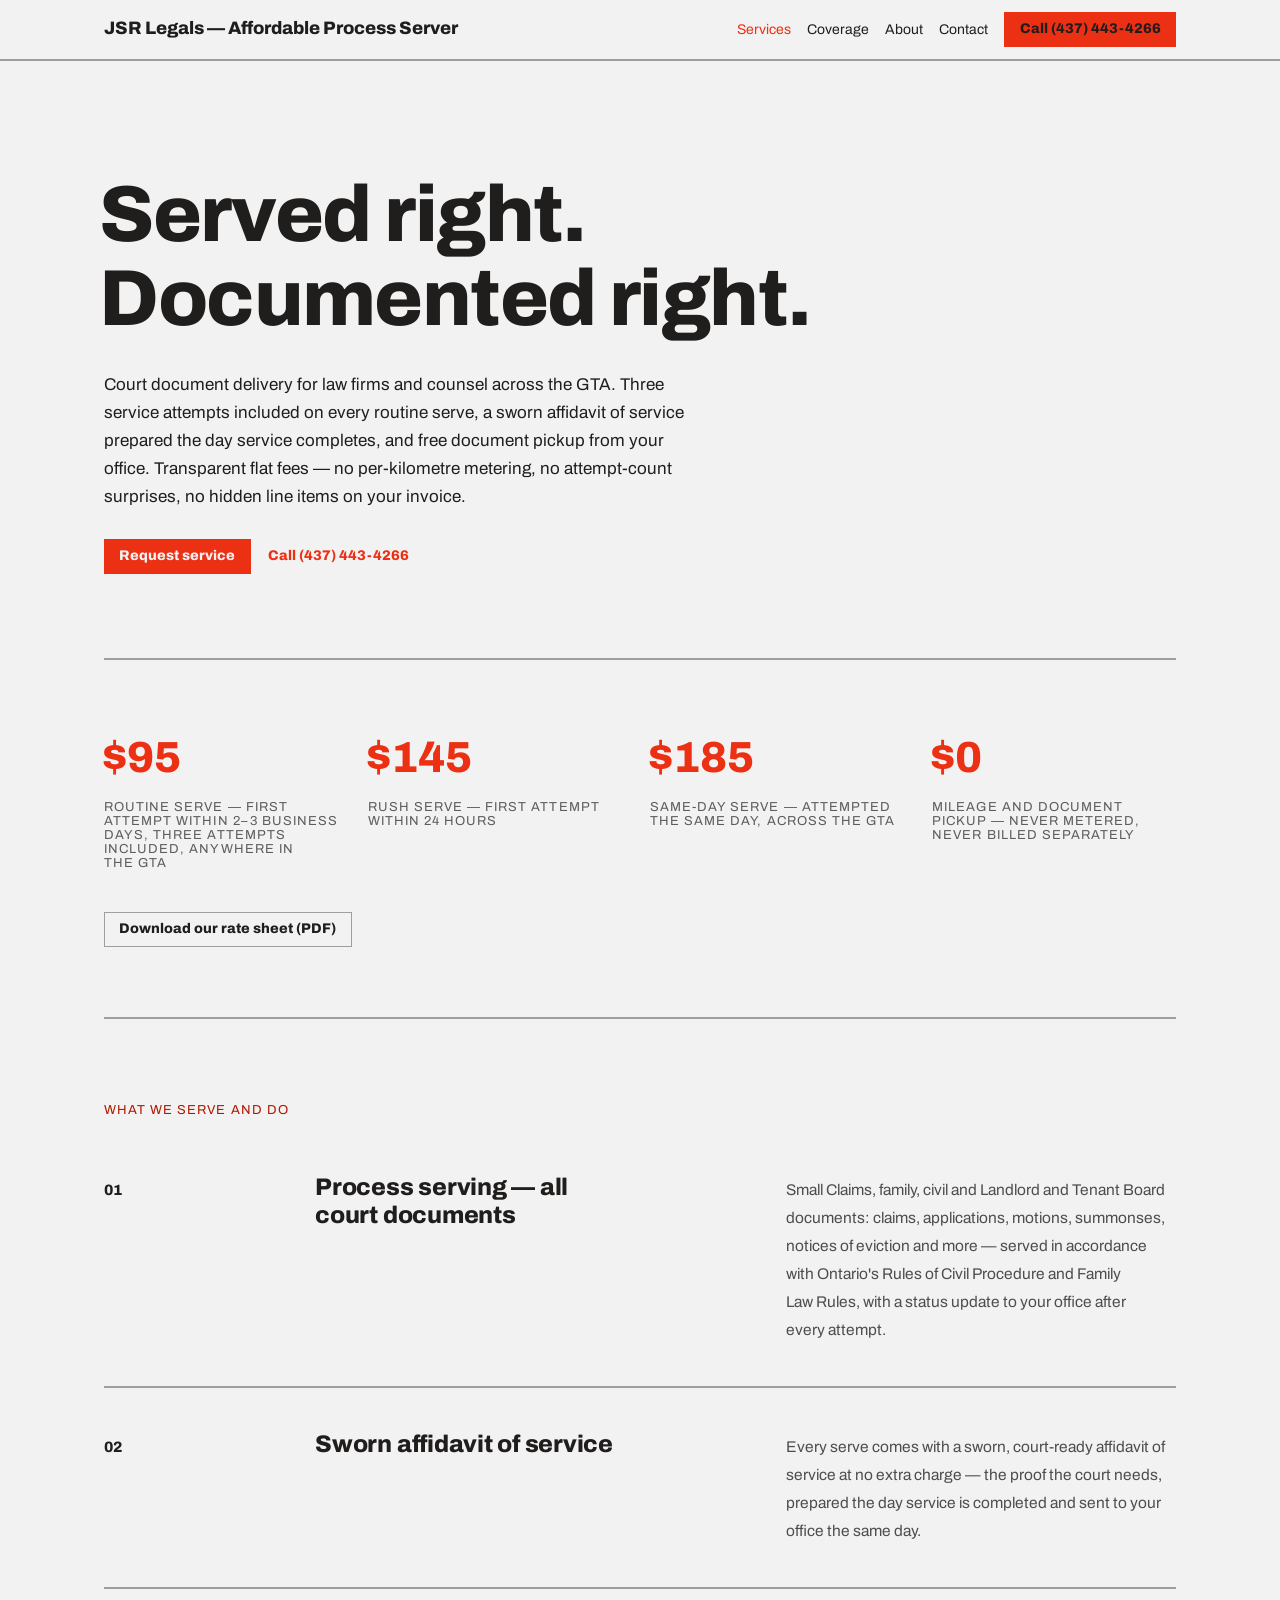
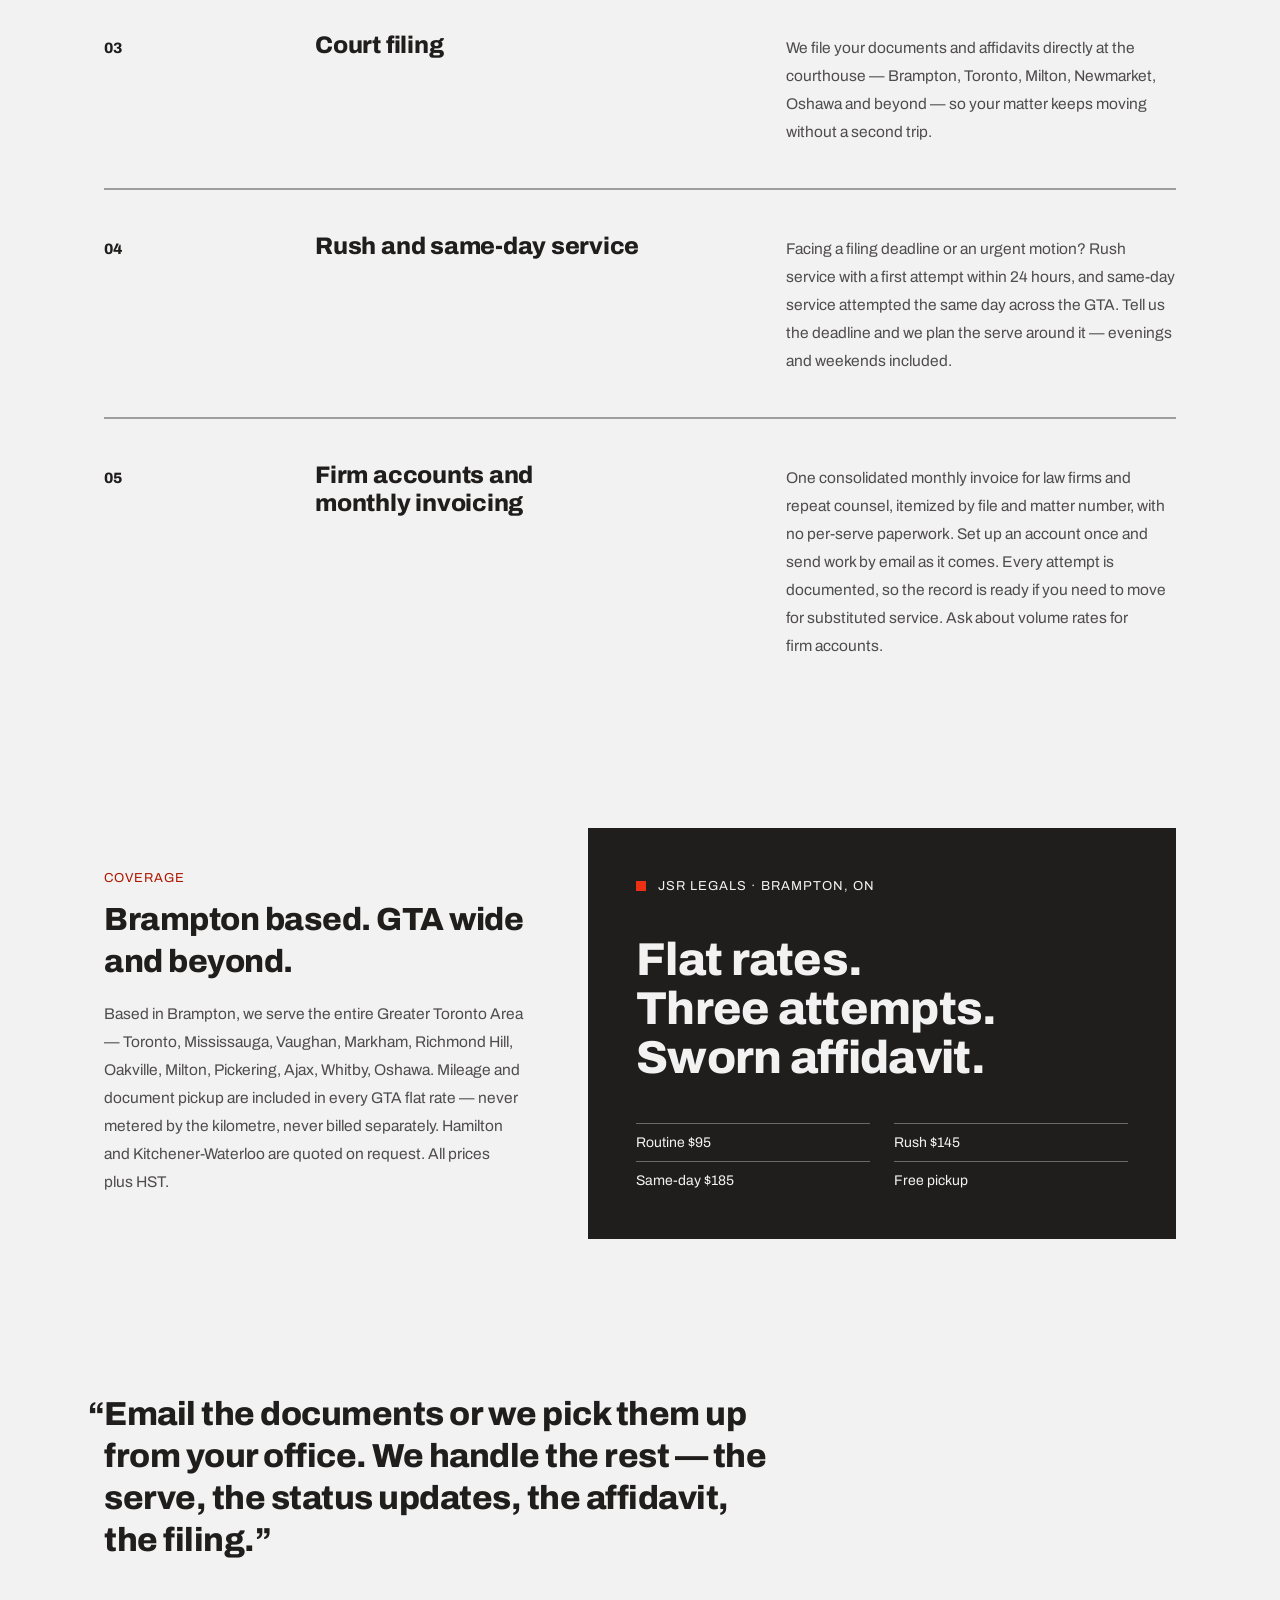
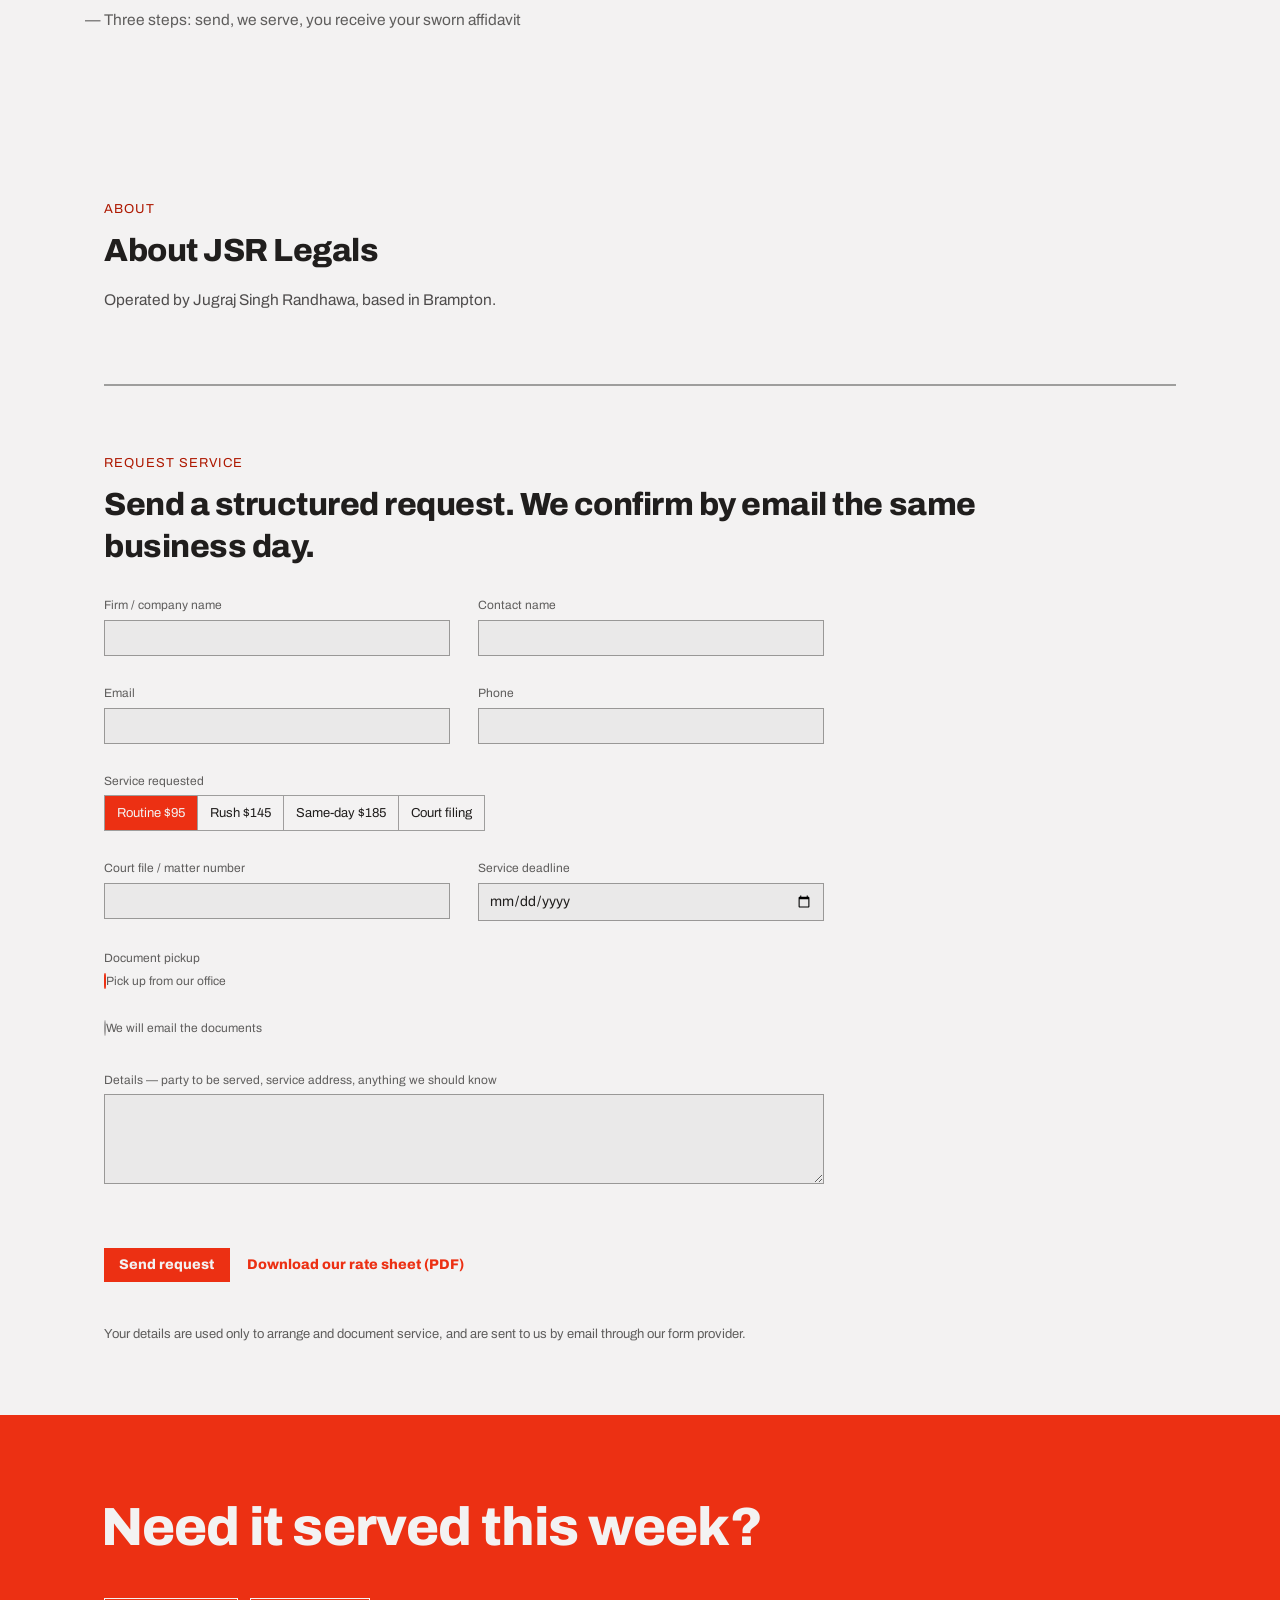
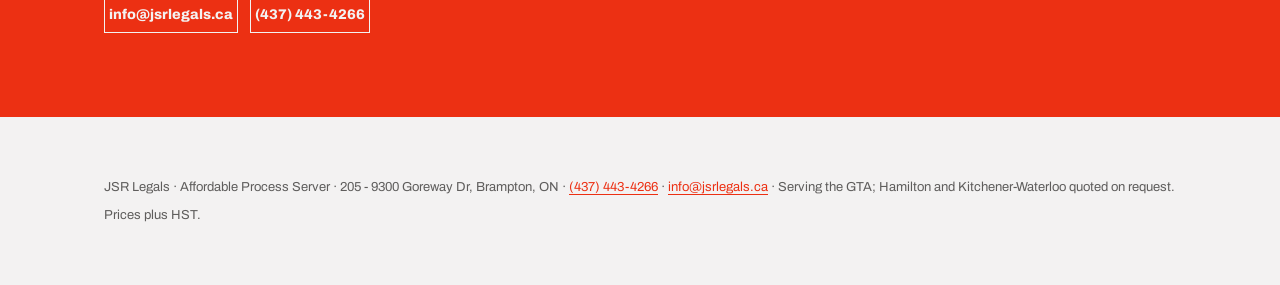
<file: index.html>
<!doctype html>
<html lang="en">
<head>
<meta charset="utf-8" />
<meta name="viewport" content="width=device-width, initial-scale=1" />
<title>JSR Legals — GTA process serving for law firms and counsel</title>
<meta name="description" content="Brampton-based process serving for law firms and counsel across the GTA. Flat rates: routine $95, rush $145, same-day $185 plus HST. Three attempts included, sworn affidavit of service, free document pickup, court filing and firm accounts with monthly invoicing." />
<link rel="canonical" href="https://gurbind47.github.io/affordable-process-server/" />
<meta name="robots" content="index, follow" />
<meta name="theme-color" content="#ec3013" />
<link rel="icon" type="image/png" sizes="32x32" href="assets/favicon-32.png" />
<link rel="apple-touch-icon" sizes="180x180" href="assets/apple-touch-icon.png" />
<meta property="og:type" content="website" />
<meta property="og:site_name" content="JSR Legals — Affordable Process Server" />
<meta property="og:title" content="JSR Legals — Affordable process serving in Brampton and the GTA" />
<meta property="og:description" content="Flat rates for law firms: routine $95, rush $145, same-day $185 plus HST. Three attempts, sworn affidavit of service and free document pickup included." />
<meta property="og:url" content="https://gurbind47.github.io/affordable-process-server/" />
<meta property="og:image" content="https://gurbind47.github.io/affordable-process-server/assets/og-image.png" />
<meta property="og:image:width" content="1200" />
<meta property="og:image:height" content="630" />
<meta property="og:locale" content="en_CA" />
<meta name="twitter:card" content="summary_large_image" />
<meta name="twitter:title" content="JSR Legals — Affordable process serving in Brampton and the GTA" />
<meta name="twitter:description" content="Flat rates for law firms: routine $95, rush $145, same-day $185 plus HST. Sworn affidavit of service and free document pickup included." />
<meta name="twitter:image" content="https://gurbind47.github.io/affordable-process-server/assets/og-image.png" />
<script type="application/ld+json">
{
  "@context": "https://schema.org",
  "@type": "LocalBusiness",
  "@id": "https://gurbind47.github.io/affordable-process-server/#business",
  "name": "JSR Legals — Affordable Process Server",
  "description": "Process serving and court filing for law firms and counsel in Brampton and across the GTA.",
  "url": "https://gurbind47.github.io/affordable-process-server/",
  "telephone": "+1-437-443-4266",
  "email": "info@jsrlegals.ca",
  "image": "https://gurbind47.github.io/affordable-process-server/assets/og-image.png",
  "logo": "https://gurbind47.github.io/affordable-process-server/assets/apple-touch-icon.png",
  "priceRange": "$95–$185 plus HST",
  "founder": { "@type": "Person", "name": "Jugraj Singh Randhawa" },
  "address": {
    "@type": "PostalAddress",
    "streetAddress": "205 - 9300 Goreway Dr",
    "addressLocality": "Brampton",
    "addressRegion": "ON",
    "addressCountry": "CA"
  },
  "areaServed": ["Brampton", "Mississauga", "Toronto", "Vaughan", "Caledon", "Greater Toronto Area"],
  "makesOffer": [
    { "@type": "Offer", "name": "Routine serve", "price": "95", "priceCurrency": "CAD" },
    { "@type": "Offer", "name": "Rush serve", "price": "145", "priceCurrency": "CAD" },
    { "@type": "Offer", "name": "Same-day serve", "price": "185", "priceCurrency": "CAD" }
  ]
}
</script>
<script src="./ds-base.js"></script>
<style>
/* JSR Legals landing page — layout and sizing; colours and fonts come from the _ds styles.css tokens. */
:root {
  --leading: 28px;
  --half: 14px;
  --edge: clamp(20px, 5vw, 72px);
  --measure: 58ch;
}
html { scroll-behavior: smooth; }
@media (prefers-reduced-motion: reduce) { html { scroll-behavior: auto; } }
body { margin: 0; text-wrap: pretty; }
.wrap { max-width: 1200px; margin: 0 auto; padding: 0 var(--edge); }

.nav { padding-inline: max(var(--edge), calc((100% - 1200px) / 2 + var(--edge))); }
.nav a { white-space: nowrap; }
.nav a[aria-current='location'] { color: var(--color-accent); }
@media (max-width: 480px) { .nav a { display: none; } }

.rule2 { height: 2px; border: 0; margin: 0; background: var(--color-divider); }

.kicker {
  display: block; font-size: 13px; line-height: var(--half);
  letter-spacing: 0.08em; text-transform: uppercase;
  color: var(--color-accent-700);
  font-feature-settings: "tnum" 1;
  margin: 0 0 calc(var(--leading) - var(--half));
}

.hero { padding: calc(4 * var(--leading)) 0 calc(3 * var(--leading)); }
.display {
  font-family: var(--font-heading); font-weight: var(--font-heading-weight);
  font-size: clamp(42px, 6.2vw, 84px);
  line-height: clamp(44.5px, 6.57vw, 89px);
  letter-spacing: -0.02em; margin: 0;
  margin-left: -0.058em;
  text-box: trim-both cap alphabetic;
}
.display .line { display: block; }
.hero .sub { font-size: 17px; line-height: var(--leading); max-width: var(--measure);
  margin: calc(1.5 * var(--leading) - 1cap) 0 0;
  text-box: trim-both cap alphabetic; }
.hero .row { display: flex; gap: var(--space-3); flex-wrap: wrap; margin-top: var(--leading); }

.stats { padding: calc(2.5 * var(--leading)) 0; }
.stats .grid { display: grid; grid-template-columns: repeat(4, auto); justify-content: space-between; gap: calc(1.5 * var(--leading)) var(--leading); }
.stat-num { font-family: var(--font-heading); font-weight: var(--font-heading-weight);
  font-size: clamp(34px, 3.4vw, 48px); line-height: calc(2 * var(--leading));
  color: var(--color-accent);
  margin: 0; margin-left: -0.045em;
  text-box: trim-both cap alphabetic; }
.stat-label { font-size: 13px; line-height: var(--half); letter-spacing: 0.08em; text-transform: uppercase;
  color: color-mix(in srgb, var(--color-text) 70%, transparent);
  margin: var(--half) 0 0; }

.features { padding: calc(3 * var(--leading)) 0 calc(2.5 * var(--leading)); }
.feature { display: grid; grid-template-columns: minmax(64px, 160px) minmax(0, 420px) minmax(0, 1fr);
  gap: var(--leading) clamp(24px, 4vw, 72px); align-items: baseline;
  padding: calc(1.5 * var(--leading)) 0; }
.feature + .feature { border-top: 2px solid var(--color-divider); }
.f-num { position: relative; font-family: var(--font-heading); font-weight: var(--font-heading-weight);
  font-size: 15px; line-height: var(--leading); color: var(--color-text);
  font-feature-settings: "tnum" 1; margin: 0; text-box: trim-both cap alphabetic; }
.f-num::before { content: ""; position: absolute; left: -24px; top: calc(0.5cap - 5px);
  width: 10px; height: 10px; background: var(--color-accent); }
@media (max-width: 1280px) { .f-num::before { display: none; } }
.f-title { font-family: var(--font-heading); font-weight: var(--font-heading-weight);
  font-size: 24px; line-height: var(--leading); letter-spacing: -0.01em;
  margin: 0; text-box: trim-both cap alphabetic; }
.f-copy { font-size: 15.5px; line-height: var(--leading); margin: 0;
  color: color-mix(in srgb, var(--color-text) 78%, transparent);
  max-width: 52ch; text-box: trim-both cap alphabetic; }

.split { display: grid; grid-template-columns: minmax(0, 5fr) minmax(0, 7fr);
  gap: var(--leading) clamp(24px, 5vw, 96px); align-items: center;
  padding: calc(2 * var(--leading)) 0 calc(3 * var(--leading)); }
.split-title { font-family: var(--font-heading); font-weight: var(--font-heading-weight);
  font-size: 32px; line-height: calc(1.5 * var(--leading)); letter-spacing: -0.015em;
  margin: 0; text-box: trim-both cap alphabetic; }
.split-copy .note { font-size: 15.5px; line-height: var(--leading);
  color: color-mix(in srgb, var(--color-text) 78%, transparent);
  margin: calc(var(--leading) - 1cap) 0 0; max-width: 48ch; text-box: trim-both cap alphabetic; }
.split-figure { margin: 0; }
.split-figure { aspect-ratio: 951 / 665; }
.cover-panel { box-sizing: border-box; height: 100%; display: flex; flex-direction: column; justify-content: space-between;
  gap: var(--leading); padding: clamp(24px, 4vw, 48px); background: var(--color-text); color: var(--color-bg); }
.cover-panel .cp-mark { display: flex; align-items: center; gap: var(--space-3); font-size: 13px; letter-spacing: 0.08em; text-transform: uppercase; }
.cover-panel .cp-mark::before { content: ""; width: 10px; height: 10px; background: var(--color-accent); flex: none; }
.cover-panel .cp-title { font-family: var(--font-heading); font-weight: var(--font-heading-weight);
  font-size: clamp(30px, 3.6vw, 48px); line-height: 1.06; letter-spacing: -0.015em; margin: 0; }
.cover-panel .cp-list { list-style: none; margin: 0; padding: 0; display: grid; grid-template-columns: repeat(2, minmax(0, 1fr));
  gap: var(--space-2) var(--space-6); font-size: 14px; line-height: 1.5; }
.cover-panel .cp-list li { border-top: 1px solid color-mix(in srgb, var(--color-bg) 35%, transparent); padding-top: var(--space-2); }
@media (max-width: 720px) { .split-figure { aspect-ratio: auto; } }
.about { padding: calc(2.5 * var(--leading)) 0; }
.about .note, .intake .privacy { font-size: 15.5px; line-height: var(--leading); max-width: var(--measure);
  color: color-mix(in srgb, var(--color-text) 78%, transparent); margin: var(--half) 0 0; }
.intake .privacy { font-size: 13px; line-height: 1.6; color: color-mix(in srgb, var(--color-text) 70%, transparent); max-width: 720px; margin-top: var(--half); }

.quote { padding: calc(2.5 * var(--leading)) 0 calc(3.5 * var(--leading)); }
.quote blockquote {
  font-family: var(--font-heading); font-weight: var(--font-heading-weight);
  font-size: clamp(24px, 2.6vw, 34px); line-height: calc(1.5 * var(--leading));
  letter-spacing: -0.015em; max-width: 32ch; margin: 0;
  text-indent: -0.496em;
  text-box: trim-both cap alphabetic;
}
.quote figcaption { font-size: 15.5px; line-height: var(--leading);
  color: color-mix(in srgb, var(--color-text) 70%, transparent);
  margin: calc(2 * var(--leading) - 1cap) 0 0;
  text-indent: -1.209em;
  text-box: trim-both cap alphabetic; }

@media (max-width: 720px) {

  .quote blockquote, .quote figcaption { text-indent: 0; }
}

.close { background: var(--color-accent); color: var(--color-bg); }
.close .wrap { padding-top: calc(3 * var(--leading)); padding-bottom: calc(3 * var(--leading)); }
.close h3 { font-family: var(--font-heading); font-weight: var(--font-heading-weight);
  font-size: clamp(34px, 4.2vw, 56px); line-height: clamp(36px, 4.45vw, 59.4px);
  letter-spacing: -0.015em; margin: 0; margin-left: -0.058em;
  text-box: trim-both cap alphabetic; }
.close h3 .line { display: block; }
.close .row { display: flex; gap: var(--space-3); flex-wrap: wrap; margin-top: calc(1.5 * var(--leading)); }
.close .btn-ghost { color: var(--color-bg); border-color: var(--color-bg); }
footer { padding: calc(2 * var(--leading)) 0; font-size: 13px; line-height: var(--leading);
  color: color-mix(in srgb, var(--color-text) 70%, transparent); }

@media (max-width: 880px) {
  .feature { grid-template-columns: 1fr; gap: var(--half); }
  .f-copy { max-width: var(--measure); }
}
@media (max-width: 720px) {
  .hero { padding-top: calc(2.5 * var(--leading)); }
  .stats .grid { grid-template-columns: repeat(2, 1fr); justify-content: start; }
  .split { grid-template-columns: 1fr; }
  .split-figure { order: -1; }
}
.stats-rates-link { margin-top: calc(1.5 * var(--leading)); }

.intake { padding: calc(2.5 * var(--leading)) 0; }
.intake .form-grid { display: grid; grid-template-columns: repeat(2, minmax(0, 1fr));
  gap: var(--leading) var(--leading); margin-top: var(--leading); max-width: 720px; }
.intake .field-wide { grid-column: 1 / -1; }
.intake .seg { flex-wrap: wrap; }
.intake .actions { display: flex; gap: var(--space-3); flex-wrap: wrap; align-items: center; margin-top: var(--leading); }
@media (max-width: 720px) { .intake .form-grid { grid-template-columns: 1fr; } }

</style>
</head>
<body>
<nav class="nav">
  <span class="nav-brand">JSR Legals — Affordable Process Server</span>
  <a href="#product" aria-current="location">Services</a>
  <a href="#network">Coverage</a>
  <a href="#about">About</a>
  <a href="#start">Contact</a>
  <a class="btn btn-primary" href="tel:+14374434266">Call (437) 443-4266</a>
</nav>
<div class="wrap">

  <section class="hero">
    <h1 class="display"><span class="line">Served right.</span> <span class="line">Documented right.</span></h1>
    <p class="sub">Court document delivery for law firms and counsel across the GTA. Three service attempts included on every routine serve, a sworn affidavit of service prepared the day service completes, and free document pickup from your office. Transparent flat fees — no per-kilometre metering, no attempt-count surprises, no hidden line items on your invoice.</p>
    <div class="row">
      <a class="btn btn-primary" href="#start">Request service</a>
      <a class="btn btn-ghost" href="tel:+14374434266">Call (437) 443-4266</a>
    </div>
  </section>

  <hr class="rule2" />

  <section class="stats" aria-label="Pricing at a glance">
    <div class="grid">
      <div><p class="stat-num">$95</p><p class="stat-label">Routine serve — first attempt within 2–3 business days, three attempts included, anywhere in the GTA</p></div>
      <div><p class="stat-num">$145</p><p class="stat-label">Rush serve — first attempt within 24 hours</p></div>
      <div><p class="stat-num">$185</p><p class="stat-label">Same-day serve — attempted the same day, across the GTA</p></div>
      <div><p class="stat-num">$0</p><p class="stat-label">Mileage and document pickup — never metered, never billed separately</p></div>
    </div>
    <div class="stats-rates-link"><a class="btn btn-secondary" href="assets/jsrlegals-rate-sheet.pdf" download>Download our rate sheet (PDF)</a></div>
  </section>

  <hr class="rule2" />

  <section class="features" id="product">
    <span class="kicker">What we serve and do</span>
    <div class="feature">
      <p class="f-num">01</p>
      <h2 class="f-title">Process serving — all court documents</h2>
      <p class="f-copy">Small Claims, family, civil and Landlord and Tenant Board documents: claims, applications, motions, summonses, notices of eviction and more — served in accordance with Ontario's Rules of Civil Procedure and Family Law Rules, with a status update to your office after every attempt.</p>
    </div>
    <div class="feature">
      <p class="f-num">02</p>
      <h2 class="f-title">Sworn affidavit of service</h2>
      <p class="f-copy">Every serve comes with a sworn, court-ready affidavit of service at no extra charge — the proof the court needs, prepared the day service is completed and sent to your office the same day.</p>
    </div>
    <div class="feature">
      <p class="f-num">03</p>
      <h2 class="f-title">Court filing</h2>
      <p class="f-copy">We file your documents and affidavits directly at the courthouse — Brampton, Toronto, Milton, Newmarket, Oshawa and beyond — so your matter keeps moving without a second trip.</p>
    </div>
    <div class="feature">
      <p class="f-num">04</p>
      <h2 class="f-title">Rush and same-day service</h2>
      <p class="f-copy">Facing a filing deadline or an urgent motion? Rush service with a first attempt within 24 hours, and same-day service attempted the same day across the GTA. Tell us the deadline and we plan the serve around it — evenings and weekends included.</p>
    </div>
    <div class="feature">
      <p class="f-num">05</p>
      <h2 class="f-title">Firm accounts and monthly invoicing</h2>
      <p class="f-copy">One consolidated monthly invoice for law firms and repeat counsel, itemized by file and matter number, with no per-serve paperwork. Set up an account once and send work by email as it comes. Every attempt is documented, so the record is ready if you need to move for substituted service. Ask about volume rates for firm accounts.</p>
    </div>
  </section>

  <section class="split" id="network">
    <div class="split-copy">
      <span class="kicker">Coverage</span>
      <h2 class="split-title">Brampton based. GTA wide and beyond.</h2>
      <p class="note">Based in Brampton, we serve the entire Greater Toronto Area — Toronto, Mississauga, Vaughan, Markham, Richmond Hill, Oakville, Milton, Pickering, Ajax, Whitby, Oshawa. Mileage and document pickup are included in every GTA flat rate — never metered by the kilometre, never billed separately. Hamilton and Kitchener-Waterloo are quoted on request. All prices plus HST.</p>
    </div>
    <figure class="split-figure" aria-label="JSR Legals service summary">
      <div class="cover-panel">
        <span class="cp-mark">JSR Legals · Brampton, ON</span>
        <p class="cp-title">Flat rates.<br />Three attempts.<br />Sworn affidavit.</p>
        <ul class="cp-list">
          <li>Routine $95</li>
          <li>Rush $145</li>
          <li>Same-day $185</li>
          <li>Free pickup</li>
        </ul>
      </div>
    </figure>
  </section>

  <section class="quote">
    <figure>
      <blockquote>“Email the documents or we pick them up from your office. We handle the rest — the serve, the status updates, the affidavit, the filing.”</blockquote>
      <figcaption>— Three steps: send, we serve, you receive your sworn affidavit</figcaption>
    </figure>
  </section>

  <section class="about" id="about">
    <span class="kicker">About</span>
    <h2 class="split-title">About JSR Legals</h2>
    <p class="note">Operated by Jugraj Singh Randhawa, based in Brampton.</p>
  </section>

  <hr class="rule2" />

  <section class="intake" id="start">
    <span class="kicker">Request service</span>
    <h2 class="split-title">Send a structured request. We confirm by email the same business day.</h2>
    <form class="form-grid" action="https://formsubmit.co/info@jsrlegals.ca" method="POST">
      <input type="hidden" name="_subject" value="New service request - JSR Legals" />
      <input type="hidden" name="_next" value="https://gurbind47.github.io/affordable-process-server/thank-you.html" />
      <input type="text" name="_honey" style="display:none" tabindex="-1" autocomplete="off" aria-hidden="true" />
      <div class="field">
        <label for="firm">Firm / company name</label>
        <input class="input" id="firm" name="Firm" type="text" required />
      </div>
      <div class="field">
        <label for="contact">Contact name</label>
        <input class="input" id="contact" name="Contact name" type="text" required />
      </div>
      <div class="field">
        <label for="email">Email</label>
        <input class="input" id="email" name="Email" type="email" required />
      </div>
      <div class="field">
        <label for="phone">Phone</label>
        <input class="input" id="phone" name="Phone" type="tel" />
      </div>
      <div class="field field-wide">
        <label>Service requested</label>
        <div class="seg" role="group" aria-label="Service requested">
          <label class="seg-opt"><input type="radio" name="Service" value="Routine serve ($95)" checked />Routine $95</label>
          <label class="seg-opt"><input type="radio" name="Service" value="Rush serve ($145)" />Rush $145</label>
          <label class="seg-opt"><input type="radio" name="Service" value="Same-day serve ($185)" />Same-day $185</label>
          <label class="seg-opt"><input type="radio" name="Service" value="Court filing" />Court filing</label>
        </div>
      </div>
      <div class="field">
        <label for="fileno">Court file / matter number</label>
        <input class="input" id="fileno" name="Court file number" type="text" />
      </div>
      <div class="field">
        <label for="deadline">Service deadline</label>
        <input class="input" id="deadline" name="Deadline" type="date" />
      </div>
      <div class="field field-wide">
        <label>Document pickup</label>
        <label class="radio"><input type="radio" name="Pickup" value="Pick up from our office" checked /><span class="dot"></span>Pick up from our office</label>
        &nbsp;&nbsp;
        <label class="radio"><input type="radio" name="Pickup" value="Documents emailed" /><span class="dot"></span>We will email the documents</label>
      </div>
      <div class="field field-wide">
        <label for="details">Details — party to be served, service address, anything we should know</label>
        <textarea class="input" id="details" name="Details"></textarea>
      </div>
      <div class="actions field-wide">
        <button class="btn btn-primary" type="submit">Send request</button>
        <a class="btn btn-ghost" href="assets/jsrlegals-rate-sheet.pdf" download>Download our rate sheet (PDF)</a>
      </div>
      <p class="privacy field-wide">Your details are used only to arrange and document service, and are sent to us by email through our form provider.</p>
    </form>
  </section>

</div>

<section class="close">
  <div class="wrap">
    <h3><span class="line">Need it served this week?</span></h3>
    <div class="row">
      <a class="btn btn-ghost" href="mailto:info@jsrlegals.ca">info@jsrlegals.ca</a>
      <a class="btn btn-ghost" href="tel:+14374434266">(437) 443-4266</a>
    </div>
  </div>
</section>

<div class="wrap">
  <footer>JSR Legals · Affordable Process Server · 205 - 9300 Goreway Dr, Brampton, ON · <a href="tel:+14374434266">(437) 443-4266</a> · <a href="mailto:info@jsrlegals.ca">info@jsrlegals.ca</a> · Serving the GTA; Hamilton and Kitchener-Waterloo quoted on request. Prices plus HST.</footer>
</div>
</body>
</html>
</file>
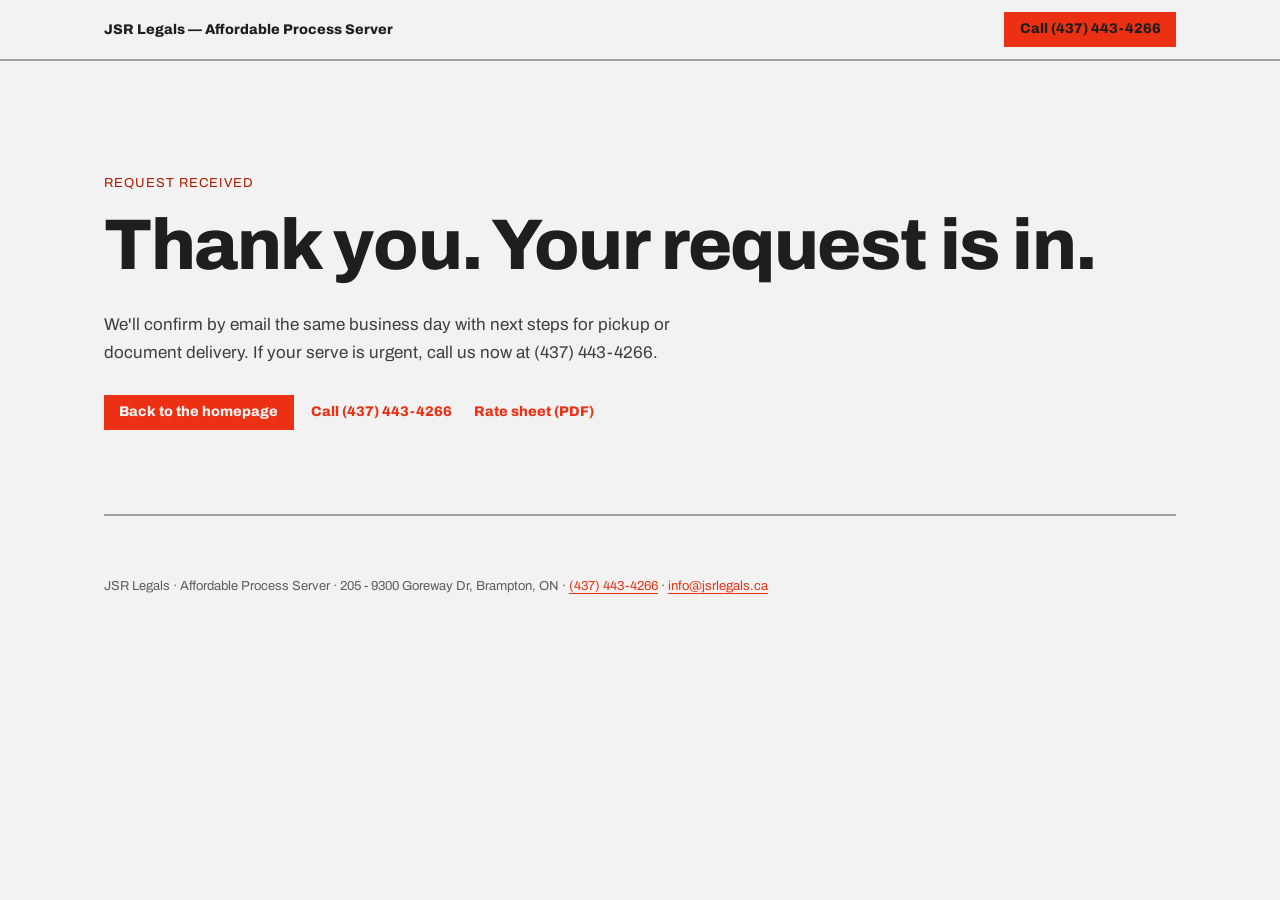
<file: thank-you.html>
<!doctype html>
<html lang="en">
<head>
<meta charset="utf-8" />
<meta name="viewport" content="width=device-width, initial-scale=1" />
<title>Request received — JSR Legals</title>
<meta name="robots" content="noindex" />
<link rel="canonical" href="https://gurbind47.github.io/affordable-process-server/thank-you.html" />
<link rel="icon" type="image/png" sizes="32x32" href="assets/favicon-32.png" />
<link rel="apple-touch-icon" sizes="180x180" href="assets/apple-touch-icon.png" />
<meta name="theme-color" content="#ec3013" />
<script src="./ds-base.js"></script>
<style>
body { margin: 0; min-height: 100vh; display: flex; flex-direction: column; }
.wrap { max-width: 1200px; margin: 0 auto; padding: 0 clamp(20px, 5vw, 72px); box-sizing: border-box; width: 100%; }
.nav { padding-inline: max(clamp(20px, 5vw, 72px), calc((100% - 1200px) / 2 + clamp(20px, 5vw, 72px))); }
.nav a { white-space: nowrap; }
.nav a.nav-brand { color: inherit; text-decoration: none; }
@media (max-width: 480px) { .nav a.btn { display: none; } .nav a.nav-brand { white-space: normal; } }
main { flex: 1; }
.ty { padding: 112px 0 84px; }
.kicker { display: block; font-size: 13px; letter-spacing: 0.08em; text-transform: uppercase; color: var(--color-accent-700); margin: 0 0 14px; }
h1 { font-size: clamp(38px, 5.6vw, 72px); line-height: 1.06; letter-spacing: -0.02em; margin: 0; }
p.sub { font-size: 17px; line-height: 28px; max-width: 58ch; margin: 28px 0 0; color: color-mix(in srgb, var(--color-text) 85%, transparent); }
.row { display: flex; gap: 12px; flex-wrap: wrap; margin-top: 28px; }
.rule2 { height: 2px; border: 0; margin: 0; background: var(--color-divider); }
footer { padding: 56px 0; font-size: 13px; line-height: 28px; color: color-mix(in srgb, var(--color-text) 70%, transparent); }
</style>
</head>
<body>
<nav class="nav">
  <a class="nav-brand" href="./">JSR Legals — Affordable Process Server</a>
  <a class="btn btn-primary" href="tel:+14374434266">Call (437) 443-4266</a>
</nav>
<main class="wrap">
  <section class="ty">
    <span class="kicker">Request received</span>
    <h1>Thank you. Your request is in.</h1>
    <p class="sub">We'll confirm by email the same business day with next steps for pickup or document delivery. If your serve is urgent, call us now at (437) 443-4266.</p>
    <div class="row">
      <a class="btn btn-primary" href="./">Back to the homepage</a>
      <a class="btn btn-ghost" href="tel:+14374434266">Call (437) 443-4266</a>
      <a class="btn btn-ghost" href="assets/jsrlegals-rate-sheet.pdf" download>Rate sheet (PDF)</a>
    </div>
  </section>
  <hr class="rule2" />
  <footer>JSR Legals · Affordable Process Server · 205 - 9300 Goreway Dr, Brampton, ON · <a href="tel:+14374434266">(437) 443-4266</a> · <a href="mailto:info@jsrlegals.ca">info@jsrlegals.ca</a></footer>
</main>
</body>
</html>
</file>
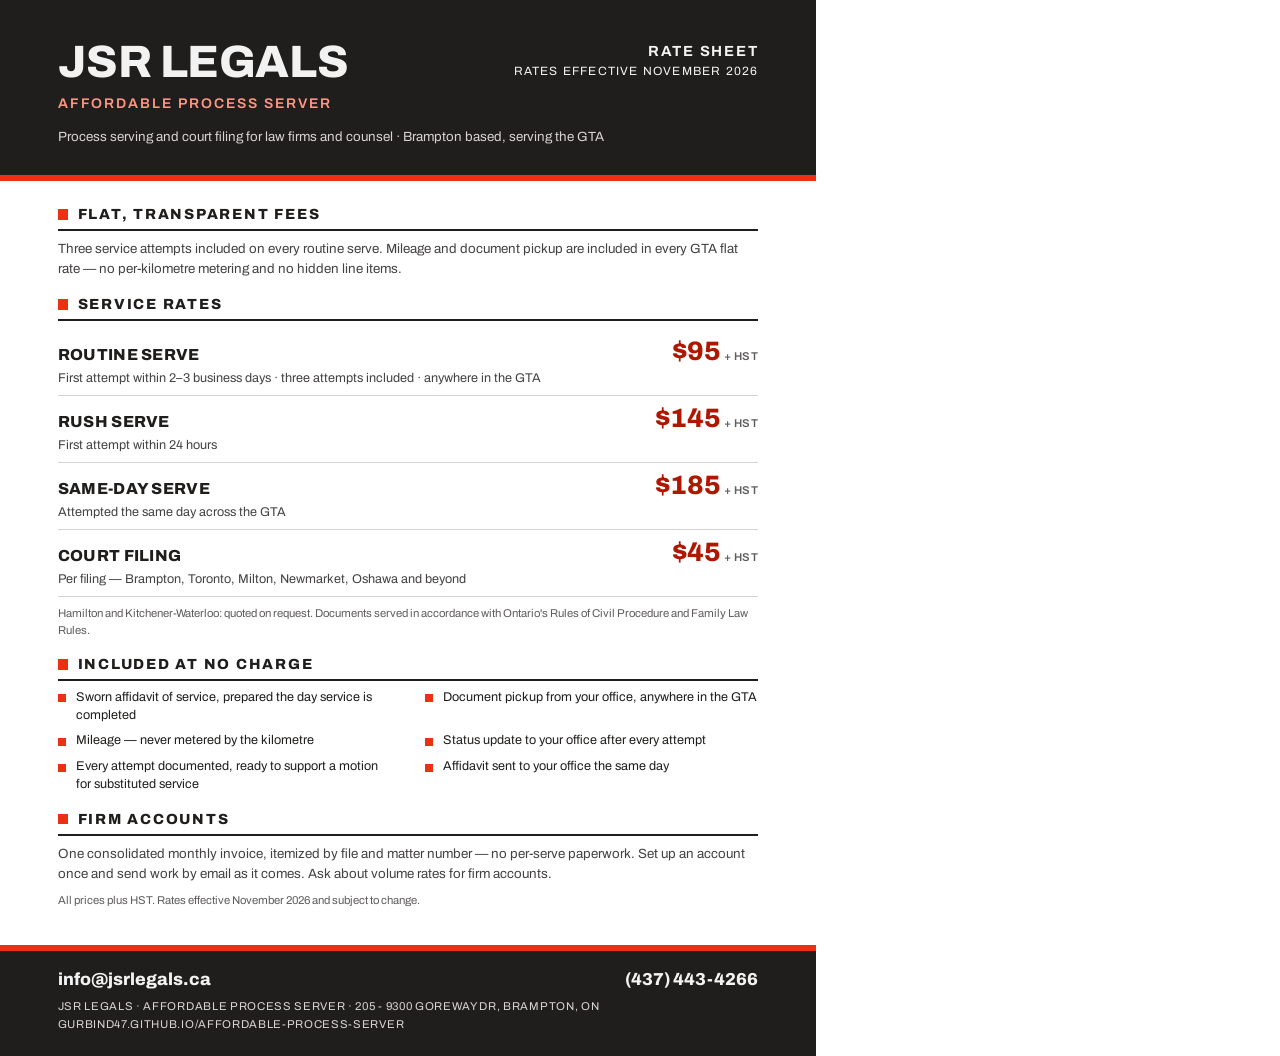
<file: tools/rate-sheet.html>
<!doctype html>
<html lang="en">
<head>
<meta charset="utf-8" />
<title>JSR Legals — Rate Sheet (November 2026)</title>
<meta name="robots" content="noindex" />
<!-- Source for assets/jsrlegals-rate-sheet.pdf. Rebuild by printing this page to PDF
     (US Letter, no margins, background graphics on), e.g. headless Chromium page.pdf(). -->
<link rel="preconnect" href="https://fonts.googleapis.com" />
<link href="https://fonts.googleapis.com/css2?family=Archivo:wght@400;600;800&display=swap" rel="stylesheet" />
<style>
@page { size: letter; margin: 0; }
* { box-sizing: border-box; }
html, body { margin: 0; padding: 0; }
body { font-family: "Archivo", Arial, sans-serif; color: #201e1d; background: #fff;
  -webkit-print-color-adjust: exact; print-color-adjust: exact; }
.page { width: 8.5in; height: 11in; display: flex; flex-direction: column; overflow: hidden; }
header { background: #201e1d; color: #f3f2f2; padding: 0.42in 0.6in 0.3in; border-bottom: 6px solid #ec3013; }
.hrow { display: flex; justify-content: space-between; align-items: flex-start; gap: 0.3in; }
.brand { font-weight: 800; font-size: 34pt; line-height: 1; letter-spacing: -0.01em; margin: 0; }
.brand-sub { font-weight: 600; font-size: 10.5pt; letter-spacing: 0.14em; text-transform: uppercase; color: #ff9783; margin-top: 8pt; }
.tag { text-align: right; font-size: 9pt; letter-spacing: 0.1em; text-transform: uppercase; line-height: 1.5; white-space: nowrap; }
.tag b { display: block; font-size: 11pt; letter-spacing: 0.12em; }
.hline { margin-top: 12pt; font-size: 10pt; line-height: 1.45; color: #d7d3d3; }
main { flex: 1; padding: 0.26in 0.6in 0.18in; }
h2 { font-weight: 800; font-size: 11pt; letter-spacing: 0.12em; text-transform: uppercase; margin: 0 0 6pt;
  padding-bottom: 5pt; border-bottom: 2px solid #201e1d; display: flex; align-items: center; gap: 7pt; }
h2::before { content: ""; width: 8pt; height: 8pt; background: #ec3013; flex: none; }
section + section { margin-top: 13pt; }
.lead { font-size: 10pt; line-height: 1.5; margin: 0; color: #444141; }
.rate { display: grid; grid-template-columns: 1fr auto; column-gap: 0.3in; align-items: baseline;
  padding: 6pt 0; border-bottom: 1px solid #d7d3d3; }
.rate .name { font-weight: 800; font-size: 12pt; letter-spacing: 0.02em; text-transform: uppercase; }
.rate .price { font-weight: 800; font-size: 20pt; color: #ae1800; text-align: right; }
.rate .price small { font-size: 8.5pt; font-weight: 600; color: #605d5d; letter-spacing: 0.04em; margin-left: 2pt; }
.rate .desc { grid-column: 1 / -1; font-size: 9.5pt; line-height: 1.45; color: #444141; margin-top: 2pt; }
.incl { list-style: none; margin: 4pt 0 0; padding: 0; display: grid; grid-template-columns: 1fr 1fr; gap: 6pt 0.35in; }
.incl li { position: relative; padding-left: 14pt; font-size: 9.5pt; line-height: 1.4; }
.incl li::before { content: ""; position: absolute; left: 0; top: 4pt; width: 6pt; height: 6pt; background: #ec3013; }
.small { font-size: 8.5pt; line-height: 1.5; color: #605d5d; margin: 6pt 0 0; }
footer { background: #201e1d; color: #f3f2f2; padding: 0.2in 0.6in 0.24in; border-top: 6px solid #ec3013; }
.frow { display: flex; justify-content: space-between; align-items: baseline; gap: 0.3in; }
.frow .big { font-weight: 800; font-size: 13pt; }
.addr { margin-top: 6pt; font-size: 8.5pt; letter-spacing: 0.06em; text-transform: uppercase; color: #d7d3d3; line-height: 1.6; }
</style>
</head>
<body>
<div class="page">
  <header>
    <div class="hrow">
      <div>
        <p class="brand">JSR LEGALS</p>
        <div class="brand-sub">Affordable Process Server</div>
      </div>
      <div class="tag"><b>Rate sheet</b>Rates effective November 2026</div>
    </div>
    <div class="hline">Process serving and court filing for law firms and counsel · Brampton based, serving the GTA</div>
  </header>

  <main>
    <section>
      <h2>Flat, transparent fees</h2>
      <p class="lead">Three service attempts included on every routine serve. Mileage and document pickup are included in every GTA flat rate — no per-kilometre metering and no hidden line items.</p>
    </section>

    <section>
      <h2>Service rates</h2>
      <div class="rate">
        <div class="name">Routine serve</div><div class="price">$95<small>+ HST</small></div>
        <div class="desc">First attempt within 2–3 business days · three attempts included · anywhere in the GTA</div>
      </div>
      <div class="rate">
        <div class="name">Rush serve</div><div class="price">$145<small>+ HST</small></div>
        <div class="desc">First attempt within 24 hours</div>
      </div>
      <div class="rate">
        <div class="name">Same-day serve</div><div class="price">$185<small>+ HST</small></div>
        <div class="desc">Attempted the same day across the GTA</div>
      </div>
      <div class="rate">
        <div class="name">Court filing</div><div class="price">$45<small>+ HST</small></div>
        <div class="desc">Per filing — Brampton, Toronto, Milton, Newmarket, Oshawa and beyond</div>
      </div>
      <p class="small">Hamilton and Kitchener-Waterloo: quoted on request. Documents served in accordance with Ontario's Rules of Civil Procedure and Family Law Rules.</p>
    </section>

    <section>
      <h2>Included at no charge</h2>
      <ul class="incl">
        <li>Sworn affidavit of service, prepared the day service is completed</li>
        <li>Document pickup from your office, anywhere in the GTA</li>
        <li>Mileage — never metered by the kilometre</li>
        <li>Status update to your office after every attempt</li>
        <li>Every attempt documented, ready to support a motion for substituted service</li>
        <li>Affidavit sent to your office the same day</li>
      </ul>
    </section>

    <section>
      <h2>Firm accounts</h2>
      <p class="lead">One consolidated monthly invoice, itemized by file and matter number — no per-serve paperwork. Set up an account once and send work by email as it comes. Ask about volume rates for firm accounts.</p>
      <p class="small">All prices plus HST. Rates effective November 2026 and subject to change.</p>
    </section>
  </main>

  <footer>
    <div class="frow"><span class="big">info@jsrlegals.ca</span><span class="big">(437) 443-4266</span></div>
    <div class="addr">JSR Legals · Affordable Process Server · 205 - 9300 Goreway Dr, Brampton, ON<br />gurbind47.github.io/affordable-process-server</div>
  </footer>
</div>
</body>
</html>
</file>
